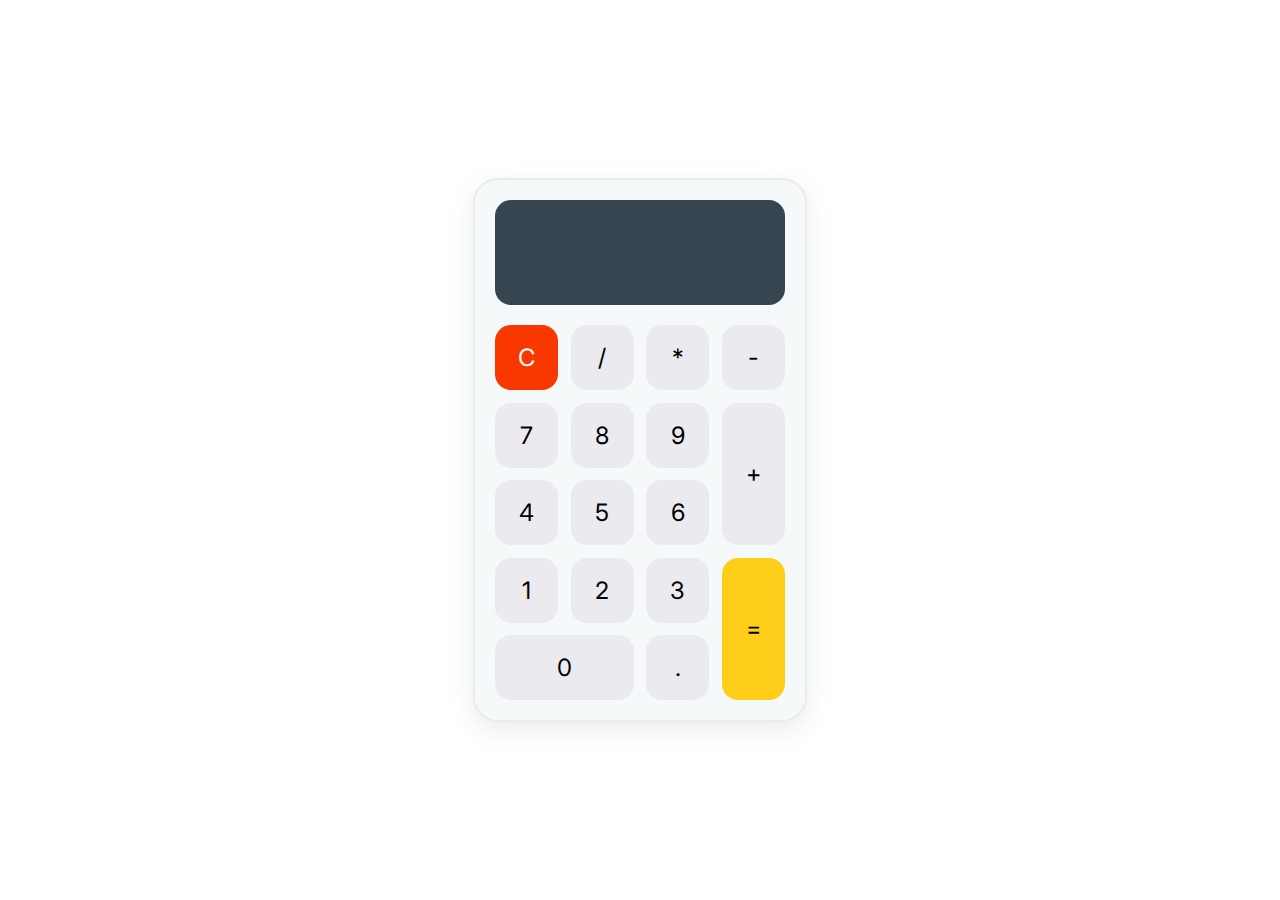
<file: Calculator/index.html>
<!DOCTYPE html>
<html lang="en">

<head>
    <meta charset="UTF-8">
    <meta name="viewport" content="width=device-width, initial-scale=1.0">
    <link rel="preconnect" href="https://fonts.googleapis.com">
    <link rel="preconnect" href="https://fonts.gstatic.com" crossorigin>
    <link
        href="https://fonts.googleapis.com/css2?family=Inter:ital,opsz,wght@0,14..32,100..900;1,14..32,100..900&display=swap"
        rel="stylesheet">
    <link rel="stylesheet" href="style.css">
    <title>Calculator</title>
</head>

<body>
    <div class="calculator">
        <div class="display">
            <input type="text" id="screen" readonly>
        </div>
        <div class="keys">
            <button class="btn" id="reset" onclick="clearScreen()">C</button>
            <button class="btn" onclick="appendToDisplay(`/`)">/</button>
            <button class="btn" onclick="appendToDisplay(`*`)">*</button>
            <button class="btn" onclick="appendToDisplay(`-`)">-</button>
            <button class="btn" onclick="appendToDisplay(`7`)">7</button>
            <button class="btn" onclick="appendToDisplay(`8`)">8</button>
            <button class="btn" onclick="appendToDisplay(`9`)">9</button>
            <button class="btn" id="plus" onclick="appendToDisplay(`+`)">+</button>
            <button class="btn" onclick="appendToDisplay(`4`)">4</button>
            <button class="btn" onclick="appendToDisplay(`5`)">5</button>
            <button class="btn" onclick="appendToDisplay(`6`)">6</button>
            <button class="btn" onclick="appendToDisplay(`1`)">1</button>
            <button class="btn" onclick="appendToDisplay(`2`)">2</button>
            <button class="btn" onclick="appendToDisplay(`3`)">3</button>
            <button class="btn" id="equal" onclick="calculate()">=</button>
            <button class="btn" id="zero" onclick="appendToDisplay(`0`)">0</button>
            <button class="btn" onclick="appendToDisplay(`.`)">.</button>
        </div>
    </div>
    <script src="script.js"></script>
</body>

</html>
</file>
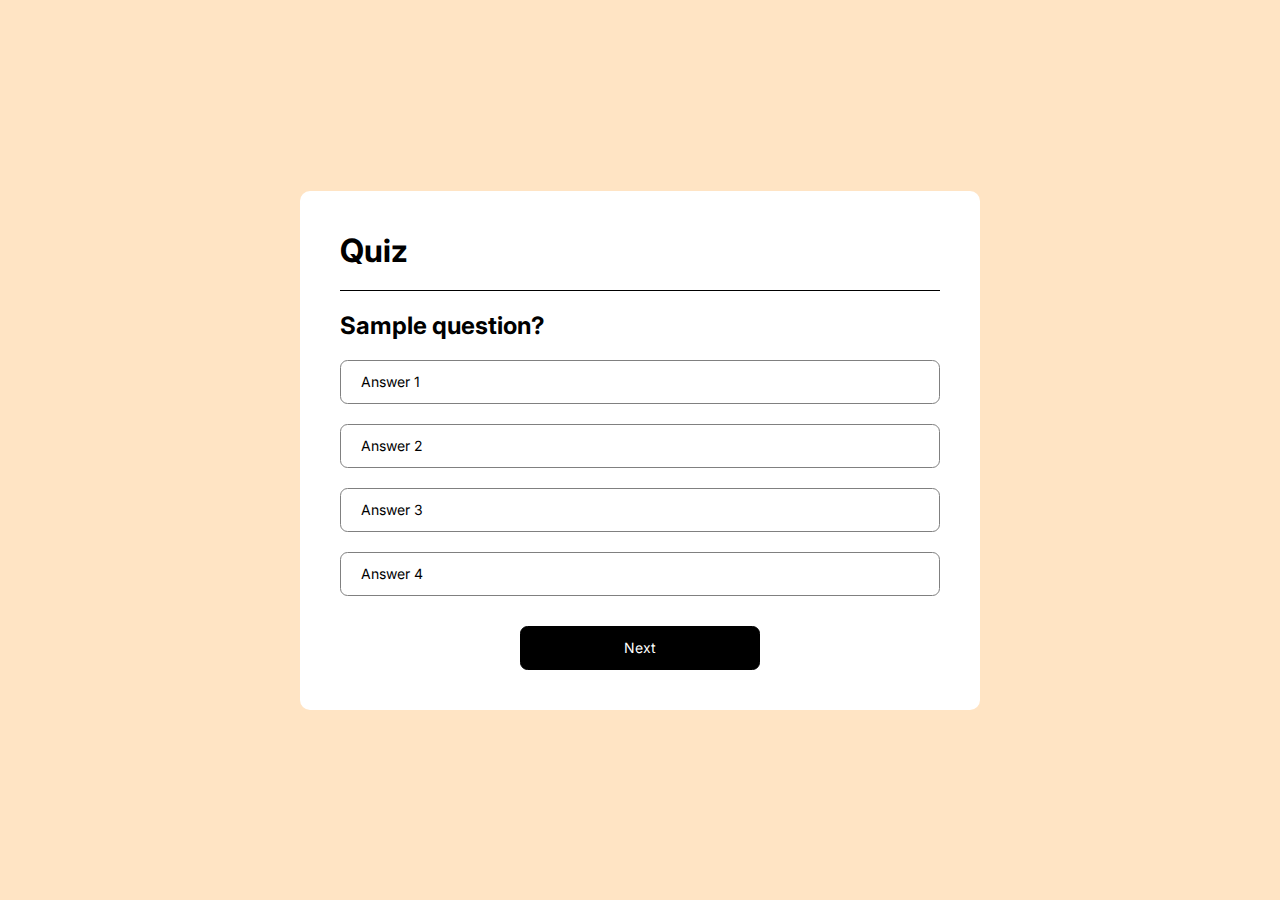
<file: Quiz/index.html>
<!DOCTYPE html>
<html lang="en">

<head>
    <meta charset="UTF-8">
    <meta name="viewport" content="width=device-width, initial-scale=1.0">
    <link rel="preconnect" href="https://fonts.googleapis.com">
    <link rel="preconnect" href="https://fonts.gstatic.com" crossorigin>
    <link
        href="https://fonts.googleapis.com/css2?family=Cabin:ital,wght@0,400..700;1,400..700&family=Fraunces:ital,opsz,wght@0,9..144,100..900;1,9..144,100..900&family=Google+Sans:ital,opsz,wght@0,17..18,400..700;1,17..18,400..700&family=Inter:ital,opsz,wght@0,14..32,100..900;1,14..32,100..900&family=Nobile:ital,wght@0,400;0,500;0,700;1,400;1,500;1,700&family=Syne:wght@400..800&family=Unbounded:wght@200..900&display=swap"
        rel="stylesheet">
    <link rel="stylesheet" href="style.css">
    <title>Quiz</title>
</head>

<body>
    <div class="app">
        <h1>Quiz</h1>
        <div class="quiz">
            <h2>Sample question?</h2>
            <div class="answers">
                <button class="btn">Answer 1</button>
                <button class="btn">Answer 2</button>
                <button class="btn">Answer 3</button>
                <button class="btn">Answer 4</button>
            </div>
            <div class="next-section">
                <button class="next">Next</button>
            </div>
        </div>
    </div>
    <script src="script.js"></script>
</body>

</html>
</file>
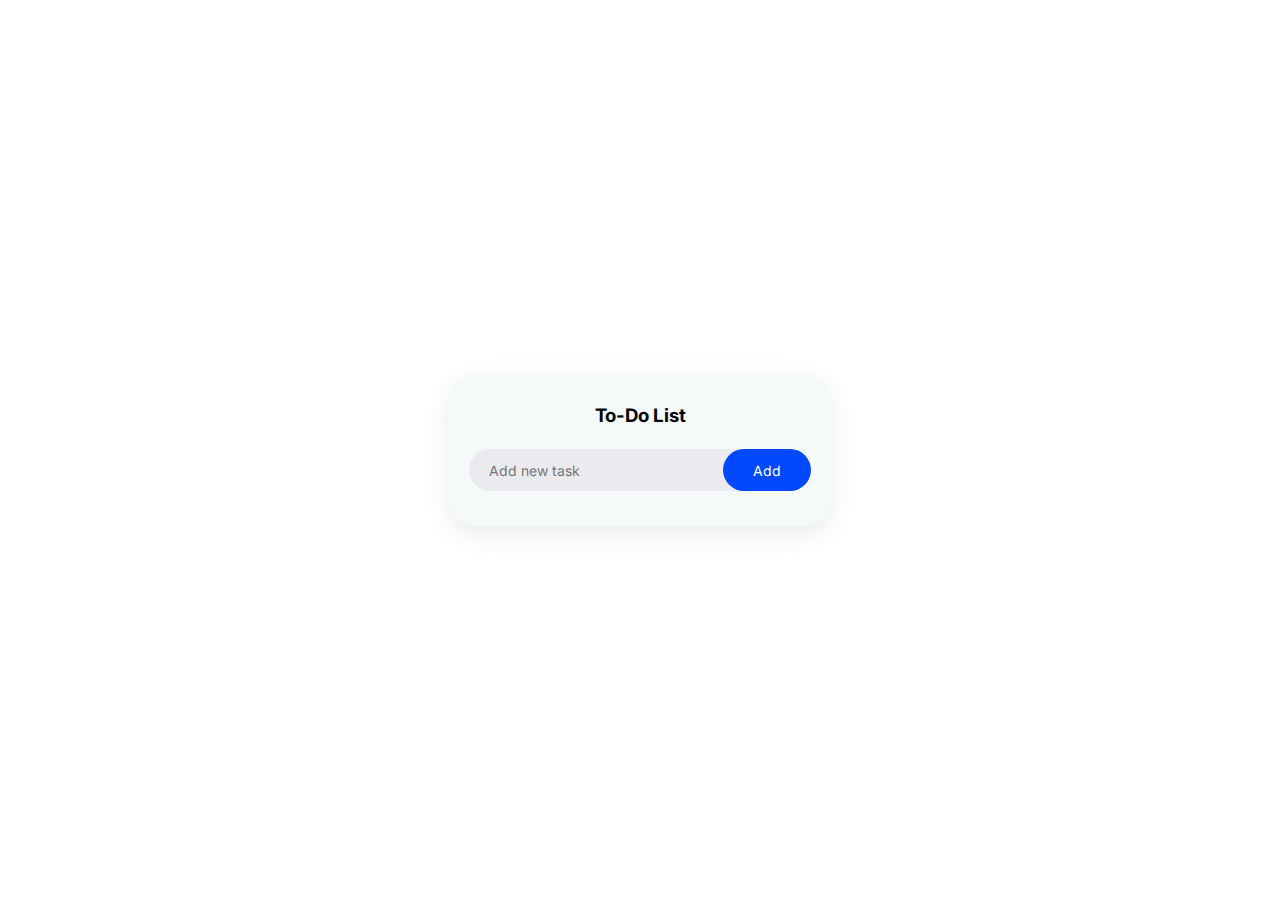
<file: To-do List/index.html>
<!DOCTYPE html>
<html lang="en">

<head>
    <meta charset="UTF-8">
    <meta name="viewport" content="width=device-width, initial-scale=1.0">
    <link rel="preconnect" href="https://fonts.googleapis.com">
    <link rel="preconnect" href="https://fonts.gstatic.com" crossorigin>
    <link
        href="https://fonts.googleapis.com/css2?family=Inter:ital,opsz,wght@0,14..32,100..900;1,14..32,100..900&display=swap"
        rel="stylesheet">
    <link rel="stylesheet" href="style.css">
    <title>To-do List</title>
</head>

<body>
    <div class="container">
        <div class="name">
            <h3>To-Do List</h3>
        </div>
        <div class="bar">
            <input type="text" id="input-box" placeholder="Add new task">
            <button onclick="addTask()">Add</button>
        </div>
        <div class="list">
            <ul id="list-container">
                <!-- <li class="checked">Task 1</li>
                <li>Task 2</li>
                <li>Task 3</li> -->
            </ul>
        </div>
    </div>
    <script src="script.js"></script>
</body>

</html>
</file>
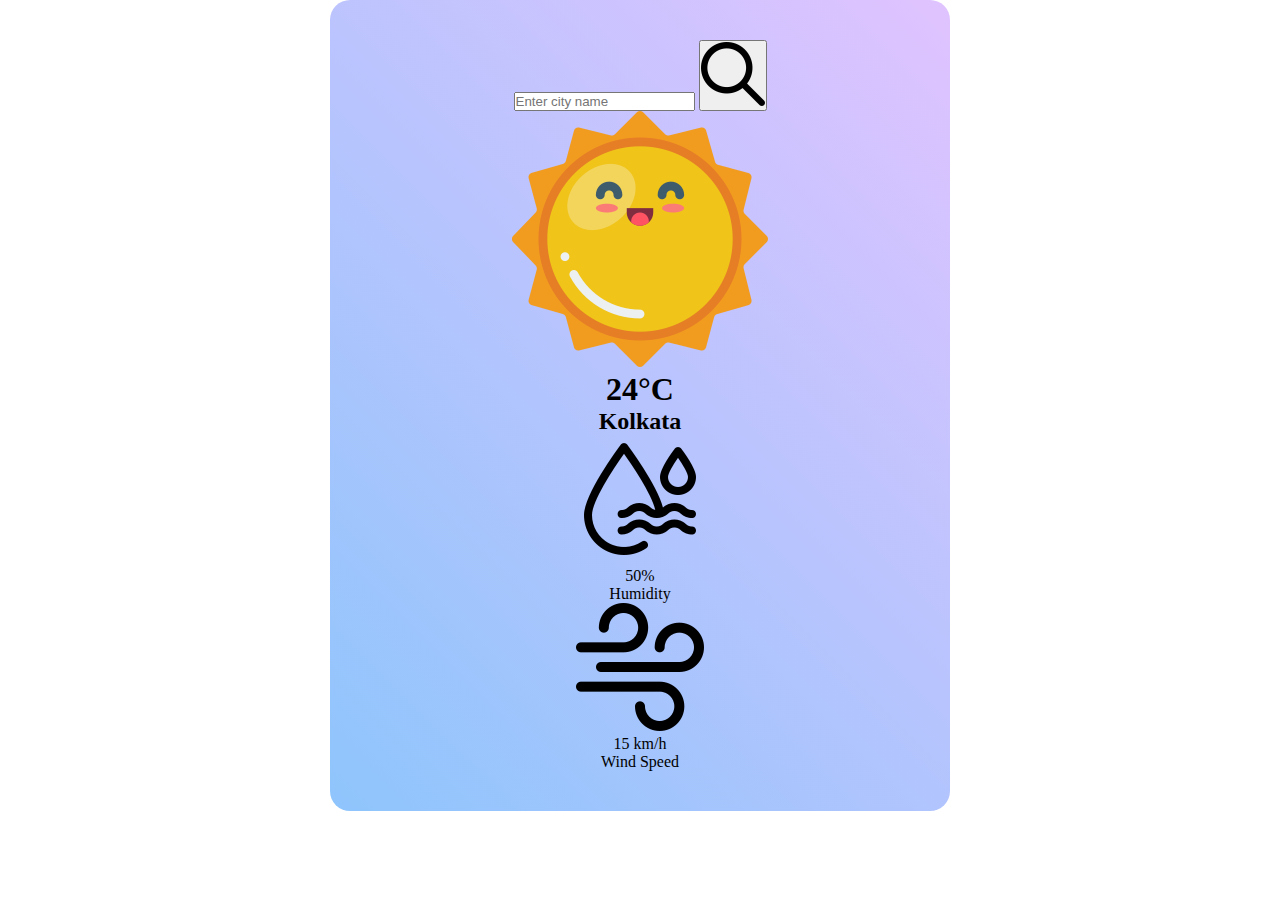
<file: Weather/index.html>
<!DOCTYPE html>
<html lang="en">

<head>
    <meta charset="UTF-8">
    <meta name="viewport" content="width=device-width, initial-scale=1.0">
    <link rel="preconnect" href="https://fonts.googleapis.com">
    <link rel="preconnect" href="https://fonts.gstatic.com" crossorigin>
    <link
        href="https://fonts.googleapis.com/css2?family=Cabin:ital,wght@0,400..700;1,400..700&family=Fraunces:ital,opsz,wght@0,9..144,100..900;1,9..144,100..900&family=Google+Sans:ital,opsz,wght@0,17..18,400..700;1,17..18,400..700&family=Inter:ital,opsz,wght@0,14..32,100..900;1,14..32,100..900&family=Nobile:ital,wght@0,400;0,500;0,700;1,400;1,500;1,700&family=Syne:wght@400..800&family=Unbounded:wght@200..900&display=swap"
        rel="stylesheet">
    <link rel="stylesheet" href="style.css">
    <title>Weather</title>
</head>

<body>
    <div class="card">
        <div class="search">
            <input type="text" placeholder="Enter city name" spellcheck="false">
            <button><img src="assets/search.png" alt="search"></button>
        </div>
        <div class="weather">
            <img src="assets/sunny.png" alt="weather-icon" class="weather-icon">
            <h1 class="temperature">24°C</h1>
            <h2 class="location">Kolkata</h2>
        </div>
        <div class="details">
            <div class="col"><img src="assets/humidity.png" alt="wind-icon">
                <div class="details-values">
                    <p class="humidity">50%</p>
                    <p>Humidity</p>
                </div>
            </div>
            <div class="col"><img src="assets/wind.png" alt="wind-icon">
                <div class="details-values">
                    <p class="wind">15 km/h</p>
                    <p>Wind Speed</p>
                </div>
            </div>
        </div>
    </div>
</body>

</html>
</file>
<file: Calculator/style.css>
body {
  margin: 0;
  height: 100vh;
  display: flex;
  justify-content: center;
  align-items: center;
}

.calculator {
  max-width: 330px;
  background-color: #f5f9fa;
  border: 2px solid #ebebef;
  border-radius: 25px;
  overflow: hidden;
  box-shadow: rgba(149, 157, 165, 0.2) 0px 8px 24px;
}

.display {
  padding: 20px 20px 0px 20px;
}

#screen {
  height: 65px;
  width: 250px;
  padding: 20px;
  background-color: #36454f;
  color: #ffffff;
  font-size: 2em;
  border: none;
  border-radius: 16px;
}

.keys {
  padding: 20px;
  display: grid;
  grid-template-columns: repeat(4, 1fr);
  gap: 12.5px;
}

.btn {
  height: 65px;
  background-color: #ebebef;
  font-size: 1.5em;
  border: none;
  border-radius: 16px;
  cursor: pointer;
  font-family: Inter, Arial, Helvetica, sans-serif;
}

.btn:hover {
  background-color: #d3d3d3;
}

#reset {
  background-color: #f93800;
  color: #ffffff;
}

#reset:hover {
  background-color: #da2c43;
}

#plus {
  grid-row: span 2;
  height: auto;
}

#equal {
  grid-row: span 2;
  height: auto;
  background-color: #ffce1b;
}

#equal:hover {
  background-color: #ffb500;
}

#zero {
  grid-column: span 2;
  width: auto;
}
</file>
<file: Quiz/style.css>
* {
  margin: 0;
  padding: 0;
  font-family: Inter;
}

body {
  background-color: bisque;
  height: 100vh;
  width: 100vw;
  display: flex;
  align-items: center;
  justify-content: center;
}

.app {
  background-color: white;
  width: 90%;
  max-width: 600px;
  padding: 40px;
  border-radius: 10px;
}

.app h1 {
  border-bottom: 1px solid black;
  padding-bottom: 20px;
}

.quiz {
  padding-top: 20px;
}

.quiz h2 {
  margin-bottom: 10px;
}

.btn {
  background-color: white;
  width: 100%;
  margin: 10px 0px;
  padding: 12.5px 20px;
  border-radius: 7.5px;
  border: 1px solid grey;
  text-align: left;
  cursor: pointer;
  transition: all 0.3s;
  font-size: 14px;
}

.btn:hover {
  background-color: black;
  color: white;
}

.next-section {
  display: flex;
  justify-content: center;
  padding-top: 20px;
}

.next {
  background-color: black;
  width: 40%;
  padding: 12.5px;
  border-radius: 7.5px;
  border: 1px solid black;
  color: white;
  font-size: 14px;
  cursor: pointer;
}
</file>
<file: To-do List/style.css>
* {
  margin: 0;
  padding: 0;
  font-family: Inter, Arial, Helvetica, sans-serif;
}

body {
  height: 100vh;
  display: flex;
  justify-content: center;
  align-items: center;
}

.container {
  max-width: 400px;
  padding: 20px;
  background-color: #f5f9fa;
  border-radius: 28px;
  box-shadow: rgba(149, 157, 165, 0.2) 0px 8px 24px;
}

.name h3 {
  margin: 10px 0px 20px 0px;
  text-align: center;
}

.bar {
  margin: 22.5px 0px 15px 0px;
  background-color: #ebebef;
  border-radius: 30px;
}

input {
  padding: 12.5px;
  padding-left: 20px;
  background: transparent;
  font-size: 14px;
  border: none;
  outline: none;
}

button {
  padding: 12.5px 30px;
  background-color: #0049ff;
  color: #ffffff;
  font-size: 14px;
  border-radius: 30px;
  border: none;
  outline: none;
  cursor: pointer;
}

.list {
  padding: 0px 5px;
}

ul li {
  padding: 10px;
  padding-left: 30px;
  font-size: 14px;
  list-style: none;
  position: relative;
  cursor: pointer;
}

ul li::before {
  content: "";
  position: absolute;
  height: 16px;
  width: 16px;
  left: 0;
  background-image: url("assets/circle.png");
  background-size: cover;
  background-position: center;
}

ul li.checked {
  color: #999999;
  text-decoration: line-through;
}

ul li.checked::before {
  content: "";
  position: absolute;
  height: 16px;
  width: 16px;
  left: 0;
  background-image: url("assets/circle-check.png");
  background-size: cover;
  background-position: center;
}

ul li span {
  padding: 0px 10px;
  position: absolute;
  right: 0;
  font-size: 16px;
  border-radius: 15px;
}

ul li span:hover {
  background-color: #ebebef;
}
</file>
<file: Weather/style.css>
* {
  margin: 0;
  padding: 0;
}

.card {
  width: 90%;
  max-width: 540px;
  background: linear-gradient(45deg, #8ec5fc, #e0c3ff);
  margin: auto;
  border-radius: 20px;
  padding: 40px;
  text-align: center;
}
</file>
